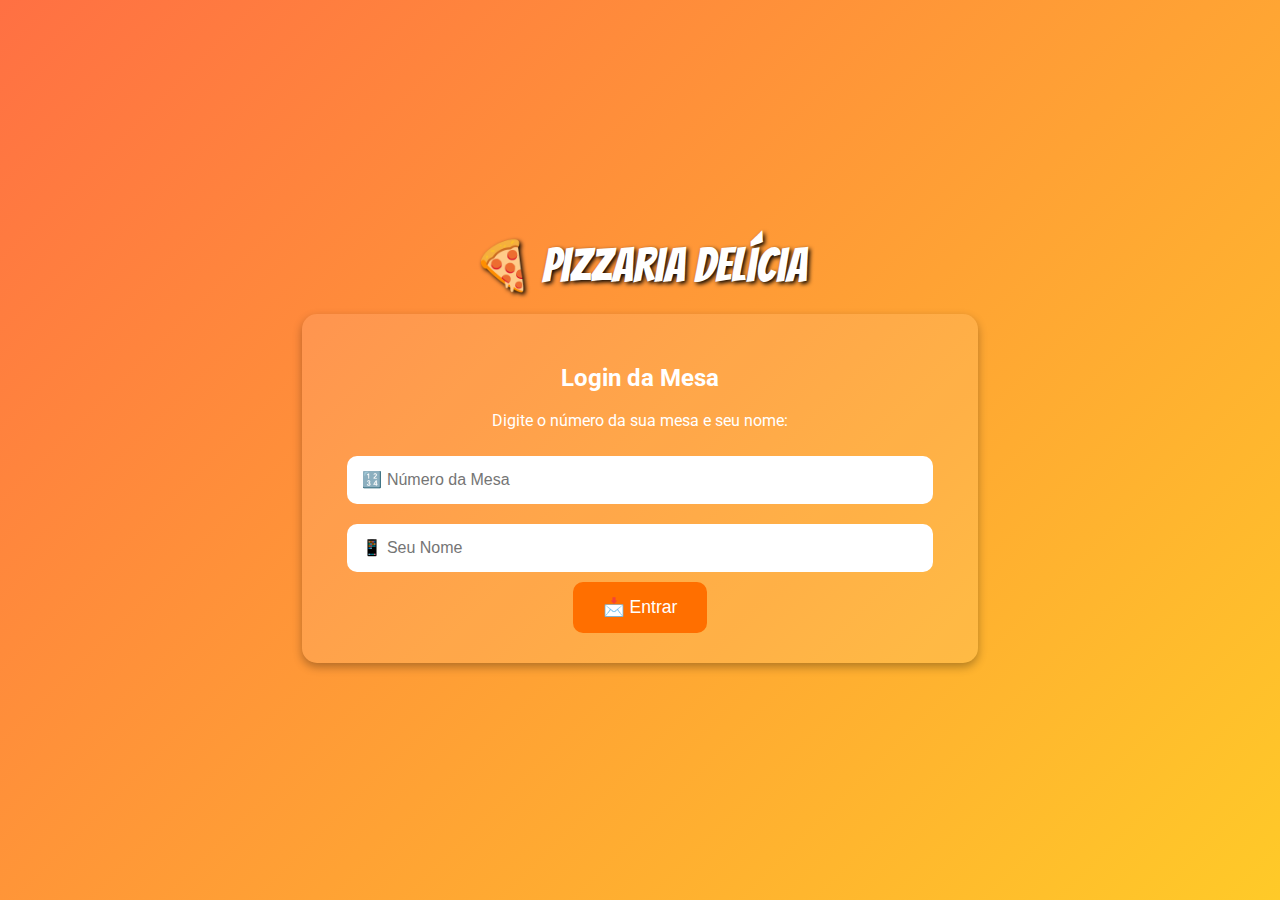
<file: index.html>
<!DOCTYPE html>
<html lang="pt-BR">
<head>
  <meta charset="UTF-8" />
  <title>Login | Pizzaria Delícia</title>
  <meta name="viewport" content="width=device-width, initial-scale=1.0" />
  <link href="https://fonts.googleapis.com/css2?family=Bangers&family=Roboto:wght@400;700&display=swap" rel="stylesheet" />
  <style>
    body {
      margin: 0;
      font-family: 'Roboto', sans-serif;
      background: linear-gradient(135deg, #ff7043, #ffca28);
      color: #fff;
      display: flex;
      flex-direction: column;
      align-items: center;
      justify-content: center;
      height: 100vh;
    }
    header {
      font-family: 'Bangers', cursive;
      font-size: 3em;
      margin-bottom: 20px;
      text-shadow: 2px 2px 4px #000;
    }
    form {
      background-color: rgba(255, 255, 255, 0.1);
      padding: 30px;
      border-radius: 15px;
      text-align: center;
      box-shadow: 0 4px 10px rgba(0,0,0,0.3);
    }
    input {
      width: 90%;
      padding: 15px;
      margin: 10px 0;
      border: none;
      border-radius: 10px;
      font-size: 1em;
    }
    button {
      background-color: #ff6f00;
      color: white;
      padding: 15px 30px;
      border: none;
      border-radius: 10px;
      font-size: 1.1em;
      cursor: pointer;
      transition: background-color 0.3s;
    }
    button:hover {
      background-color: #ffd54f;
    }
  </style>
</head>
<body>
  <header>🍕 Pizzaria Delícia</header>
  <form id="loginForm">
    <h2>Login da Mesa</h2>
    <p>Digite o número da sua mesa e seu nome:</p>
    <input type="number" id="mesa" placeholder="🔢 Número da Mesa" required />
    <input type="text" id="nome" placeholder="📱 Seu Nome" required />
    <button type="submit">📩 Entrar</button>
  </form>

  <script>
    document.getElementById('loginForm').addEventListener('submit', function (e) {
      e.preventDefault();
      const mesa = document.getElementById('mesa').value.trim();
      const nome = document.getElementById('nome').value.trim();

      if (mesa && nome) {
        alert(`Bem-vindo, ${nome}! Seu pedido será entregue na mesa ${mesa}.`);
        // Armazenar dados no localStorage (opcional)
        localStorage.setItem('nomeCliente', nome);
        localStorage.setItem('mesaCliente', mesa);
        window.location.href = 'home.html';
      } else {
        alert('Por favor, preencha todos os campos.');
      }
    });
  </script>
</body>
</html>
</file>
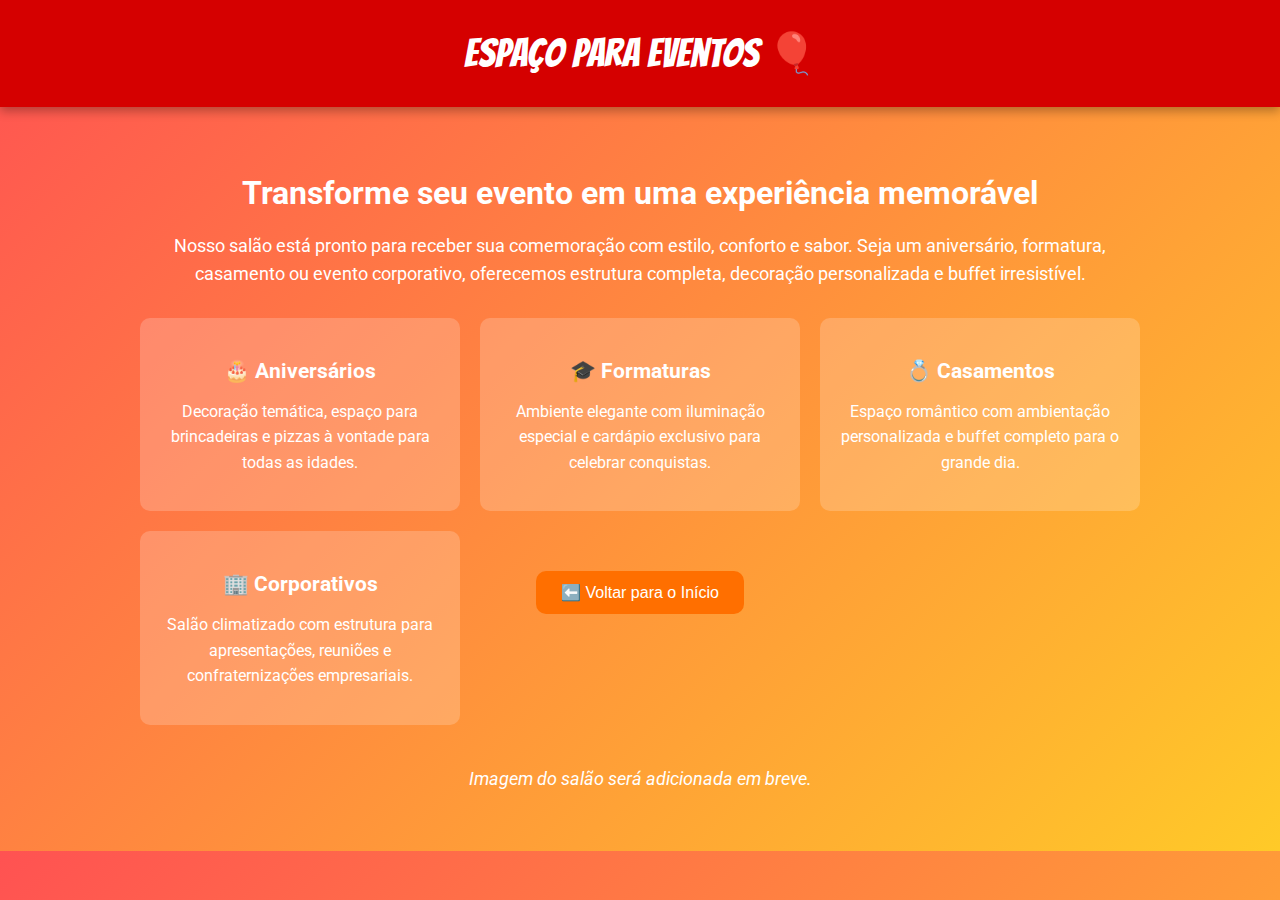
<file: eventos.html>
<!DOCTYPE html>
<html lang="pt-BR">
<head>
  <meta charset="UTF-8">
  <title>Locação para Eventos | Pizzaria Delícia</title>
  <meta name="viewport" content="width=device-width, initial-scale=1.0">
  <link href="https://fonts.googleapis.com/css2?family=Bangers&family=Roboto:wght@400;700&display=swap" rel="stylesheet">
  <style>
    body {
      margin: 0;
      font-family: 'Roboto', sans-serif;
      background: linear-gradient(135deg, #ff5252, #ffca28);
      color: #fff;
    }
    header {
      background-color: #d50000;
      padding: 30px;
      text-align: center;
      font-family: 'Bangers', cursive;
      font-size: 2.5em;
      color: #fff;
      box-shadow: 0 4px 10px rgba(0,0,0,0.3);
    }
    main {
      padding: 40px;
      max-width: 1000px;
      margin: auto;
      text-align: center;
    }
    h2 {
      font-size: 2em;
      margin-bottom: 20px;
    }
    p {
      font-size: 1.1em;
      line-height: 1.6;
    }
    .espacos {
      margin-top: 30px;
      display: grid;
      grid-template-columns: repeat(auto-fit, minmax(250px, 1fr));
      gap: 20px;
    }
    .espaco {
      background-color: rgba(255,255,255,0.2);
      padding: 20px;
      border-radius: 10px;
      transition: transform 0.3s;
    }
    .espaco:hover {
      transform: scale(1.05);
      background-color: rgba(255,255,255,0.3);
    }
    .espaco h3 {
      margin-bottom: 10px;
      font-size: 1.3em;
      color: #fff;
    }
    .espaco p {
      font-size: 1em;
      color: #fff;
    }
  </style>
</head>
<body>
  <header>Espaço para Eventos 🎈</header>
  <main>
    <h2>Transforme seu evento em uma experiência memorável</h2>
    <p>Nosso salão está pronto para receber sua comemoração com estilo, conforto e sabor. Seja um aniversário, formatura, casamento ou evento corporativo, oferecemos estrutura completa, decoração personalizada e buffet irresistível.</p>


    <div class="espacos">
      <div class="espaco">
        <h3>🎂 Aniversários</h3>
        <p>Decoração temática, espaço para brincadeiras e pizzas à vontade para todas as idades.</p>
      </div>
      <div class="espaco">
        <h3>🎓 Formaturas</h3>
        <p>Ambiente elegante com iluminação especial e cardápio exclusivo para celebrar conquistas.</p>
      </div>
      <div class="espaco">
        <h3>💍 Casamentos</h3>
        <p>Espaço romântico com ambientação personalizada e buffet completo para o grande dia.</p>
      </div>
      <div class="espaco">
        <h3>🏢 Corporativos</h3>
        <p>Salão climatizado com estrutura para apresentações, reuniões e confraternizações empresariais.</p>
      </div>
      <!-- Adicione o botão após a <div class="espacos"> -->
<div style="margin-top: 40px;">
  <a href="home.html">
    <button style="background-color:#ff6f00;color:white;padding:12px 25px;border:none;border-radius:10px;font-size:1em;cursor:pointer;transition:background-color 0.3s;" onmouseover="this.style.backgroundColor='#ffd54f'" onmouseout="this.style.backgroundColor='#ff6f00'">
      ⬅️ Voltar para o Início
    </button>
  </a>
</div>

    </div>

    <p style="margin-top: 40px;"><em>Imagem do salão será adicionada em breve.</em></p>
  </main>
</body>
</html>
</file>
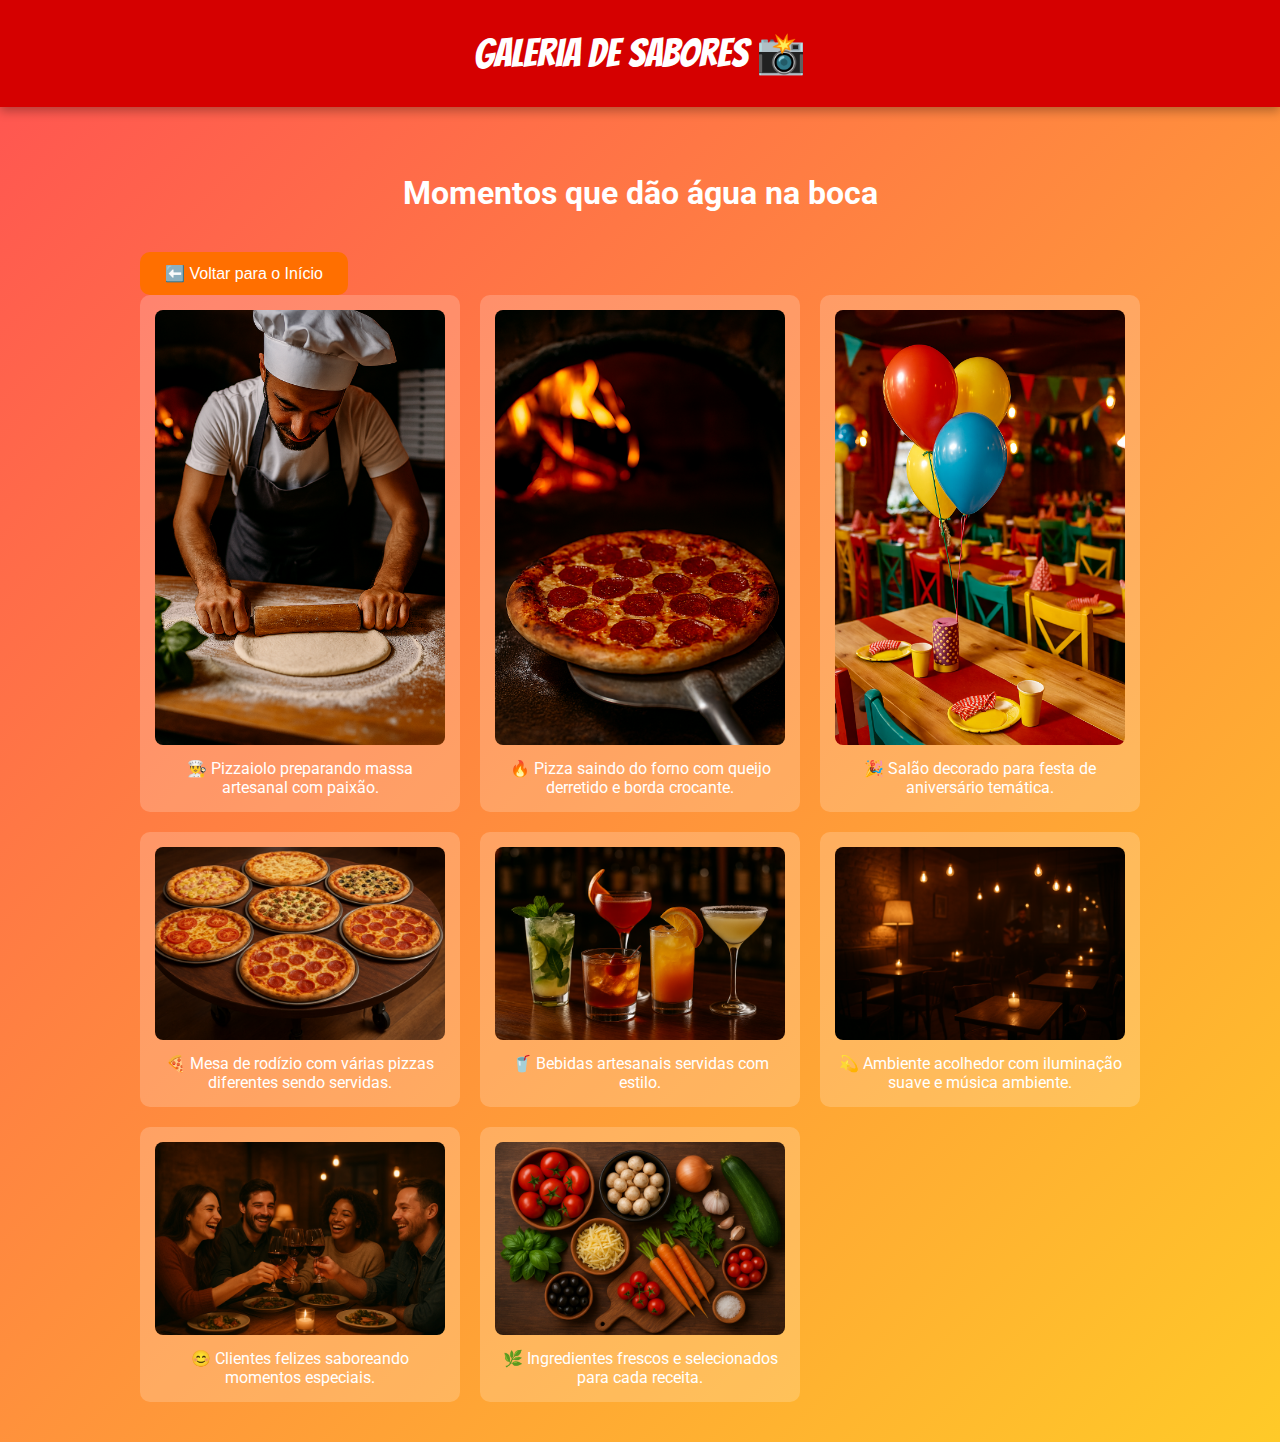
<file: galeria.html>
<!DOCTYPE html>
<html lang="pt-BR">
<head>
  <meta charset="UTF-8">
  <title>Galeria | Pizzaria Delícia</title>
  <meta name="viewport" content="width=device-width, initial-scale=1.0">
  <link href="https://fonts.googleapis.com/css2?family=Bangers&family=Roboto:wght@400;700&display=swap" rel="stylesheet">
  <style>
    body {
      margin: 0;
      font-family: 'Roboto', sans-serif;
      background: linear-gradient(135deg, #ff5252, #ffca28);
      color: #fff;
    }
    header {
      background-color: #d50000;
      padding: 30px;
      text-align: center;
      font-family: 'Bangers', cursive;
      font-size: 2.5em;
      color: #fff;
      box-shadow: 0 4px 10px rgba(0,0,0,0.3);
    }
    main {
      padding: 40px;
      max-width: 1000px;
      margin: auto;
    }
    h2 {
      text-align: center;
      font-size: 2em;
      margin-bottom: 30px;
    }
    .galeria {
      display: grid;
      grid-template-columns: repeat(auto-fit, minmax(250px, 1fr));
      gap: 20px;
    }
    .foto {
      background-color: rgba(255,255,255,0.2);
      padding: 15px;
      border-radius: 10px;
      transition: transform 0.3s;
      text-align: center;
    }
    .foto:hover {
      transform: scale(1.05);
      background-color: rgba(255,255,255,0.3);
    }
    .foto img {
      width: 100%;
      border-radius: 8px;
      margin-bottom: 10px;
    }
    .descricao {
      font-size: 1em;
      color: #fff;
    }
  </style>
</head>
<body>
  <header>Galeria de Sabores 📸</header>
  <main>
    <h2>Momentos que dão água na boca</h2>
    <!-- Adicione o botão após a <div class="galeria"> -->
<div style="margin-top: 40px;">
  <a href="home.html">
    <button style="background-color:#ff6f00;color:white;padding:12px 25px;border:none;border-radius:10px;font-size:1em;cursor:pointer;transition:background-color 0.3s;" onmouseover="this.style.backgroundColor='#ffd54f'" onmouseout="this.style.backgroundColor='#ff6f00'">
      ⬅️ Voltar para o Início
    </button>
  </a>
</div>

    <div class="galeria">
      <div class="foto">
        <img src="pizzaiolo.png" alt="Pizzaiolo preparando massa artesanal">
        <div class="descricao">👨‍🍳 Pizzaiolo preparando massa artesanal com paixão.</div>
      </div>
      <div class="foto">
        <img src="pizza.forno.png" alt="Pizza saindo do forno">
        <div class="descricao">🔥 Pizza saindo do forno com queijo derretido e borda crocante.</div>
      </div>
      <div class="foto">
        <img src="festa.png" alt="Salão decorado para festa">
        <div class="descricao">🎉 Salão decorado para festa de aniversário temática.</div>
      </div>
      <div class="foto">
        <img src="pizzas.png" alt="Mesa de rodízio">
        <div class="descricao">🍕 Mesa de rodízio com várias pizzas diferentes sendo servidas.</div>
      </div>
      <div class="foto">
        <img src="bebidas.png" alt="Bebidas artesanais">
        <div class="descricao">🥤 Bebidas artesanais servidas com estilo.</div>
      </div>
      <div class="foto">
        <img src="salao.png" alt="Ambiente acolhedor">
        <div class="descricao">💫 Ambiente acolhedor com iluminação suave e música ambiente.</div>
      </div>
      <div class="foto">
        <img src="familia.png" alt="Clientes felizes">
        <div class="descricao">😊 Clientes felizes saboreando momentos especiais.</div>
      </div>
      <div class="foto">
        <img src="igredientes.png" alt="Ingredientes frescos">
        <div class="descricao">🌿 Ingredientes frescos e selecionados para cada receita.</div>
      </div>
      
    </div>
  </main>
</body>
</html>
</file>
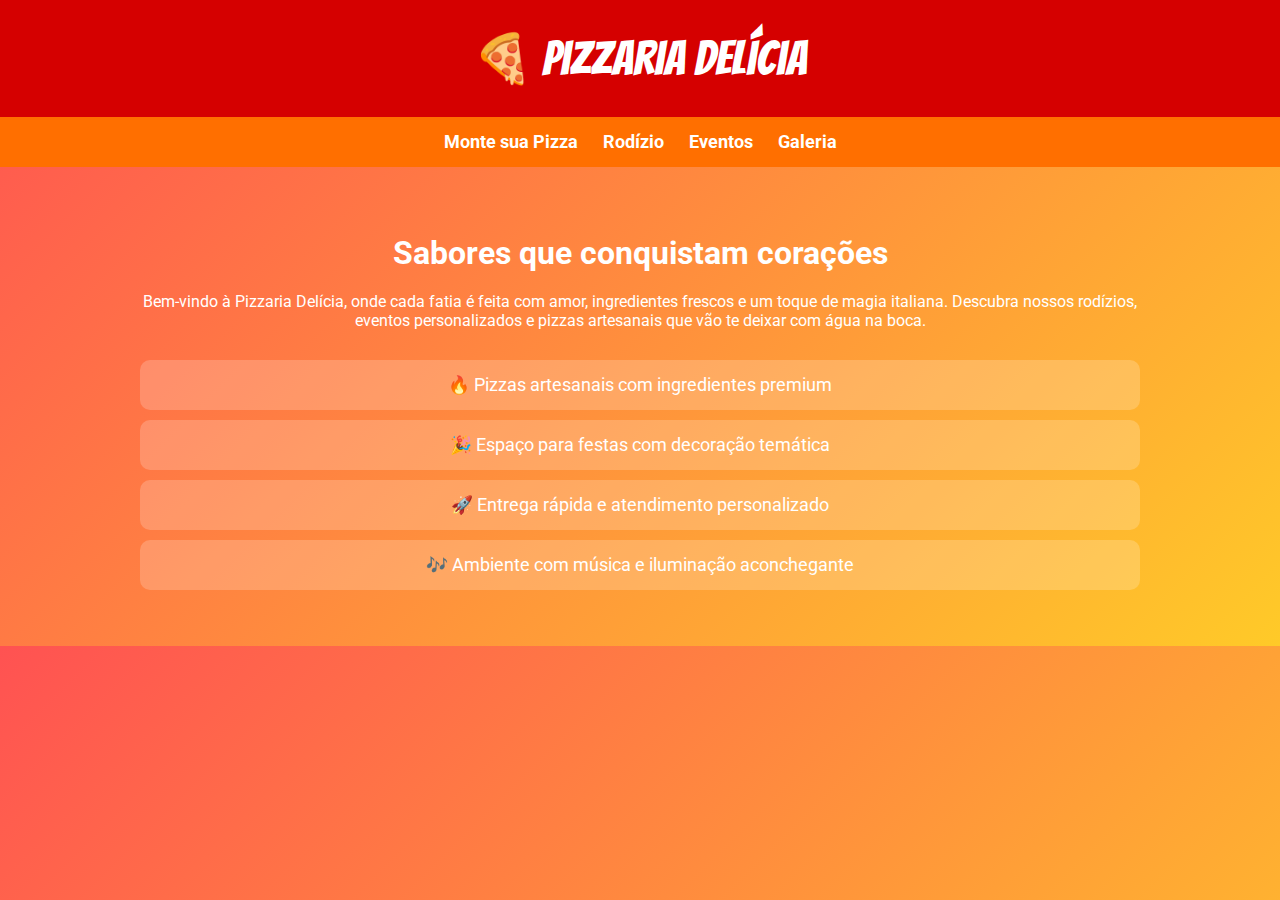
<file: home.html>
<!DOCTYPE html>
<html lang="pt-BR">
<head>
  <meta charset="UTF-8">
  <title>Pizzaria Delícia | Bem-vindo</title>
  <meta name="viewport" content="width=device-width, initial-scale=1.0">
  <link href="https://fonts.googleapis.com/css2?family=Bangers&family=Roboto:wght@400;700&display=swap" rel="stylesheet">
  <style>
    body {
      margin: 0;
      font-family: 'Roboto', sans-serif;
      background: linear-gradient(135deg, #ff5252, #ffca28);
      color: #fff;
    }
    header {
      background-color: #d50000;
      padding: 30px;
      text-align: center;
      font-family: 'Bangers', cursive;
      font-size: 3em;
      color: #fff;
      box-shadow: 0 4px 10px rgba(0,0,0,0.3);
    }
    nav {
      display: flex;
      justify-content: center;
      gap: 25px;
      background-color: #ff6f00;
      padding: 15px;
      font-weight: bold;
    }
    nav a {
      color: white;
      text-decoration: none;
      font-size: 1.1em;
      transition: color 0.3s;
    }
    nav a:hover {
      color: #ffd54f;
    }
    main {
      padding: 40px;
      max-width: 1000px;
      margin: auto;
      text-align: center;
    }
    h2 {
      font-size: 2em;
      margin-bottom: 20px;
    }
    ul {
      list-style: none;
      padding: 0;
      margin-top: 30px;
    }
    li {
      background-color: rgba(255,255,255,0.2);
      margin: 10px 0;
      padding: 15px;
      border-radius: 10px;
      font-size: 1.1em;
      transition: transform 0.3s;
    }
    li:hover {
      transform: scale(1.05);
      background-color: rgba(255,255,255,0.3);
    }
  </style>
</head>
<body>
  <header>🍕 Pizzaria Delícia</header>
  <nav>
    <a href="pedidos.html">Monte sua Pizza</a>
    <a href="rodizios.html">Rodízio</a>
    <a href="eventos.html">Eventos</a>
    <a href="galeria.html">Galeria</a>
  </nav>
  <main>
    <h2>Sabores que conquistam corações</h2>
    <p>Bem-vindo à Pizzaria Delícia, onde cada fatia é feita com amor, ingredientes frescos e um toque de magia italiana. Descubra nossos rodízios, eventos personalizados e pizzas artesanais que vão te deixar com água na boca.</p>
    <ul>
      <li>🔥 Pizzas artesanais com ingredientes premium</li>
      <li>🎉 Espaço para festas com decoração temática</li>
      <li>🚀 Entrega rápida e atendimento personalizado</li>
      <li>🎶 Ambiente com música e iluminação aconchegante</li>
    </ul>
  </main>
</body>
</html>
</file>
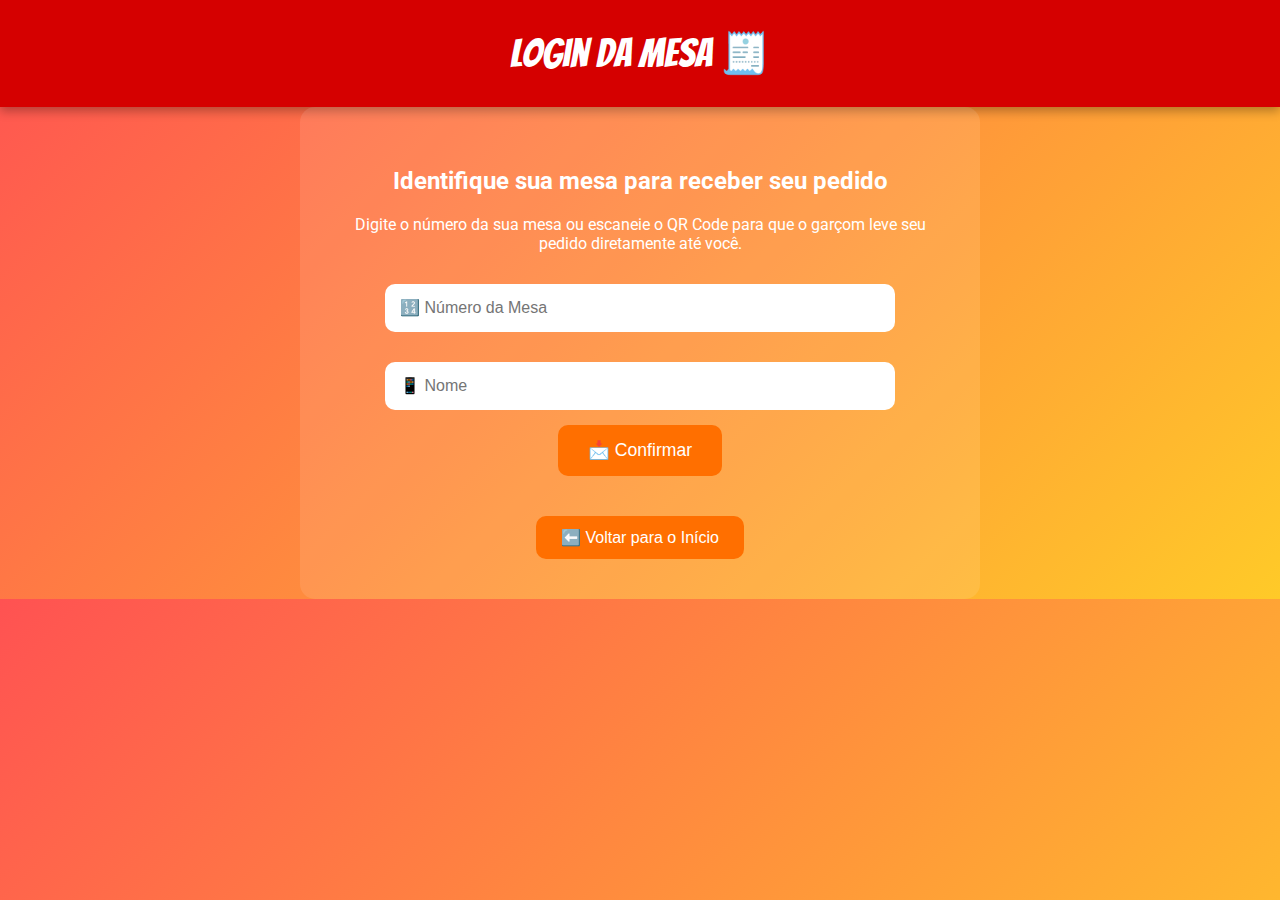
<file: login.html>
<!DOCTYPE html>
<html lang="pt-BR">
<head>
  <meta charset="UTF-8">
  <title>Login da Mesa | Pizzaria Delícia</title>
  <meta name="viewport" content="width=device-width, initial-scale=1.0">
  <link href="https://fonts.googleapis.com/css2?family=Bangers&family=Roboto:wght@400;700&display=swap" rel="stylesheet">
  <style>
    body {
      margin: 0;
      font-family: 'Roboto', sans-serif;
      background: linear-gradient(135deg, #ff5252, #ffca28);
      color: #fff;
    }
    header {
      background-color: #d50000;
      padding: 30px;
      text-align: center;
      font-family: 'Bangers', cursive;
      font-size: 2.5em;
      color: #fff;
      box-shadow: 0 4px 10px rgba(0,0,0,0.3);
    }
    main {
      padding: 40px;
      max-width: 600px;
      margin: auto;
      background-color: rgba(255,255,255,0.1);
      border-radius: 15px;
      text-align: center;
    }
    input {
      width: 80%;
      padding: 15px;
      margin: 15px 0;
      border: none;
      border-radius: 10px;
      font-size: 1em;
    }
    button {
      background-color: #ff6f00;
      color: white;
      padding: 15px 30px;
      border: none;
      border-radius: 10px;
      font-size: 1.1em;
      cursor: pointer;
      transition: background-color 0.3s;
    }
    button:hover {
      background-color: #ffd54f;
    }
  </style>
</head>
<body>
  <header>Login da Mesa 🧾</header>
  <main>
    <h2>Identifique sua mesa para receber seu pedido</h2>
    <p>Digite o número da sua mesa ou escaneie o QR Code para que o garçom leve seu pedido diretamente até você.</p>
    <form>
      <input type="number" placeholder="🔢 Número da Mesa" required />
      <input type="text" placeholder="📱 Nome " required />
      <button type="submit">📩 Confirmar</button>

      <!-- Conteúdo igual ao anterior, com botão ao final -->
<!-- Adicione dentro do <main> após o <form>: -->
<div style="margin-top: 40px;">
  <a href="index.html">
    <button style="background-color:#ff6f00;color:white;padding:12px 25px;border:none;border-radius:10px;font-size:1em;cursor:pointer;transition:background-color 0.3s;" onmouseover="this.style.backgroundColor='#ffd54f'" onmouseout="this.style.backgroundColor='#ff6f00'">
      ⬅️ Voltar para o Início
    </button>
  </a>
</div>

    </form>
  </main>
</body>
</html>
</file>
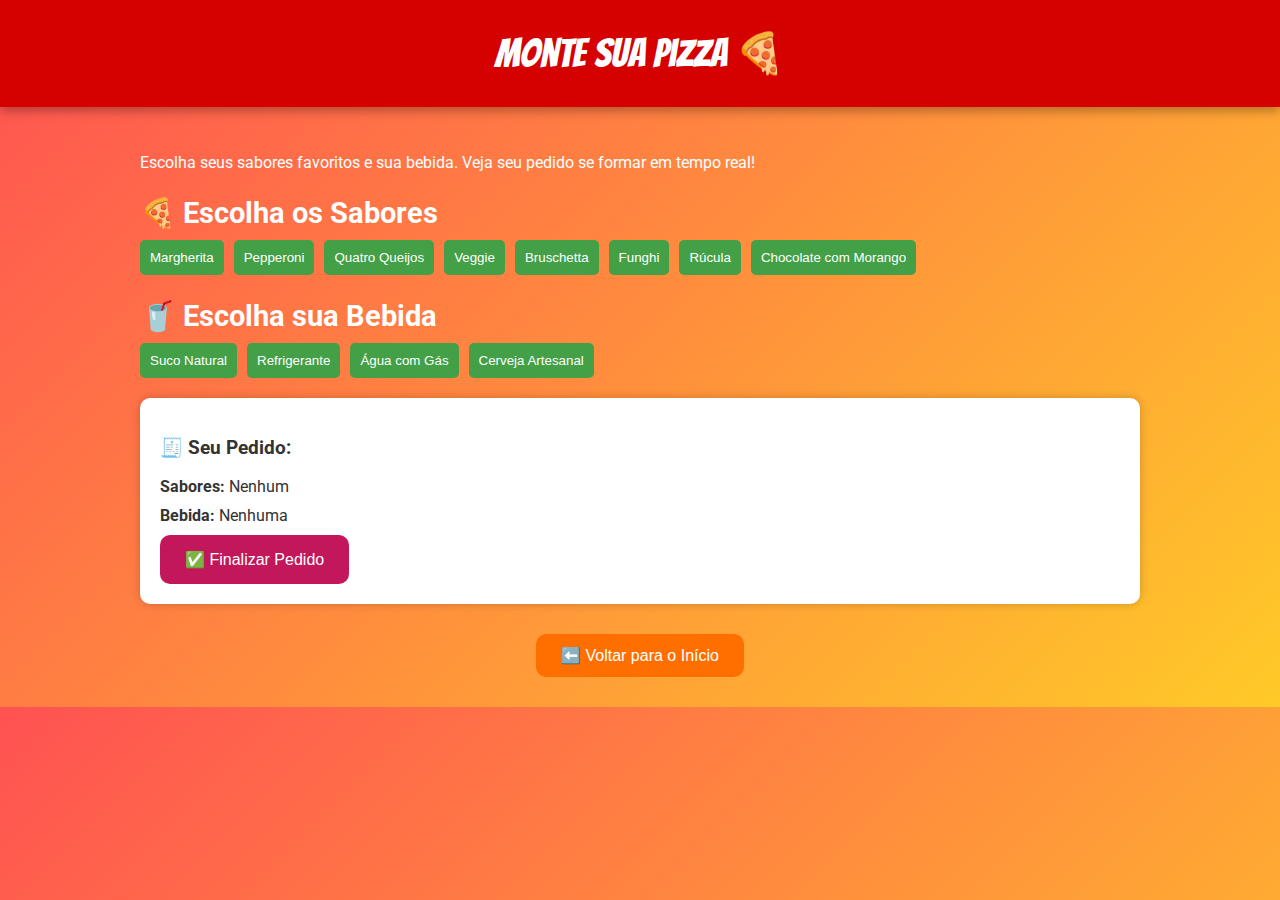
<file: pedidos.html>
<!DOCTYPE html>
<html lang="pt-BR">
<head>
  <meta charset="UTF-8">
  <title>Monte sua Pizza | Pizzaria Delícia</title>
  <meta name="viewport" content="width=device-width, initial-scale=1.0">
  <link href="https://fonts.googleapis.com/css2?family=Bangers&family=Roboto:wght@400;700&display=swap" rel="stylesheet">
  <style>
    body {
      margin: 0;
      font-family: 'Roboto', sans-serif;
      background: linear-gradient(135deg, #ff5252, #ffca28);
      color: #fff;
    }
    header {
      background-color: #d50000;
      padding: 30px;
      text-align: center;
      font-family: 'Bangers', cursive;
      font-size: 2.5em;
      color: #fff;
      box-shadow: 0 4px 10px rgba(0,0,0,0.3);
    }
    main {
      padding: 30px;
      max-width: 1000px;
      margin: auto;
    }
    h2 {
      font-size: 1.8em;
      margin-bottom: 10px;
    }
    .sabores, .bebidas {
      display: flex;
      flex-wrap: wrap;
      gap: 10px;
      margin-bottom: 20px;
    }
    .sabores button, .bebidas button {
      padding: 10px;
      background-color: #43a047;
      color: white;
      border: none;
      border-radius: 5px;
      cursor: pointer;
      transition: transform 0.2s, background-color 0.3s;
    }
    .sabores button:hover, .bebidas button:hover {
      background-color: #66bb6a;
      transform: scale(1.05);
    }
    .pedido-final {
      background-color: #fff;
      color: #333;
      padding: 20px;
      border-radius: 10px;
      box-shadow: 0 0 10px rgba(0,0,0,0.2);
    }
    .pedido-final p {
      margin: 10px 0;
    }
    .finalizar {
      background-color: #c2185b;
      color: white;
      padding: 15px 25px;
      border: none;
      border-radius: 10px;
      font-size: 1em;
      cursor: pointer;
      transition: background-color 0.3s;
    }
    .finalizar:hover {
      background-color: #e91e63;
    }
    .voltar {
      margin-top: 30px;
      text-align: center;
    }
    .voltar button {
      background-color: #ff6f00;
      color: white;
      padding: 12px 25px;
      border: none;
      border-radius: 10px;
      font-size: 1em;
      cursor: pointer;
      transition: background-color 0.3s;
    }
    .voltar button:hover {
      background-color: #ffd54f;
    }
  </style>
</head>
<body>
  <header>Monte sua Pizza 🍕</header>
  <main>
    <p>Escolha seus sabores favoritos e sua bebida. Veja seu pedido se formar em tempo real!</p>

    <h2>🍕 Escolha os Sabores</h2>
    <div class="sabores">
      <button onclick="adicionarSabor('Margherita')">Margherita</button>
      <button onclick="adicionarSabor('Pepperoni')">Pepperoni</button>
      <button onclick="adicionarSabor('Quatro Queijos')">Quatro Queijos</button>
      <button onclick="adicionarSabor('Veggie')">Veggie</button>
      <button onclick="adicionarSabor('Bruschetta')">Bruschetta</button>
      <button onclick="adicionarSabor('Funghi')">Funghi</button>
      <button onclick="adicionarSabor('Rúcula')">Rúcula</button>
      <button onclick="adicionarSabor('Chocolate com Morango')">Chocolate com Morango</button>
    </div>

    <h2>🥤 Escolha sua Bebida</h2>
    <div class="bebidas">
      <button onclick="selecionarBebida('Suco Natural')">Suco Natural</button>
      <button onclick="selecionarBebida('Refrigerante')">Refrigerante</button>
      <button onclick="selecionarBebida('Água com Gás')">Água com Gás</button>
      <button onclick="selecionarBebida('Cerveja Artesanal')">Cerveja Artesanal</button>
    </div>

    <div class="pedido-final">
      <h3>🧾 Seu Pedido:</h3>
      <p><strong>Sabores:</strong> <span id="saboresSelecionados">Nenhum</span></p>
      <p><strong>Bebida:</strong> <span id="bebidaSelecionada">Nenhuma</span></p>
      <button class="finalizar" onclick="finalizarPedido()">✅ Finalizar Pedido</button>
    </div>

    <div class="voltar">
      <a href="home.html">
        <button>⬅️ Voltar para o Início</button>
      </a>
    </div>
  </main>

  <script>
    const sabores = [];
    let bebida = "";

    function adicionarSabor(sabor) {
      if (!sabores.includes(sabor)) {
        sabores.push(sabor);
        atualizarSabores();
      }
    }

    function selecionarBebida(bebidaEscolhida) {
      bebida = bebidaEscolhida;
      document.getElementById("bebidaSelecionada").textContent = bebida;
    }

    function atualizarSabores() {
      document.getElementById("saboresSelecionados").textContent = sabores.join(", ");
    }

    function finalizarPedido() {
      if (sabores.length === 0 || bebida === "") {
        alert("Por favor, escolha pelo menos um sabor e uma bebida.");
      } else {
        alert("Pedido confirmado! 🍕\nSabores: " + sabores.join(", ") + "\nBebida: " + bebida);
      }
    }
  </script>
</body>
</html>
</file>
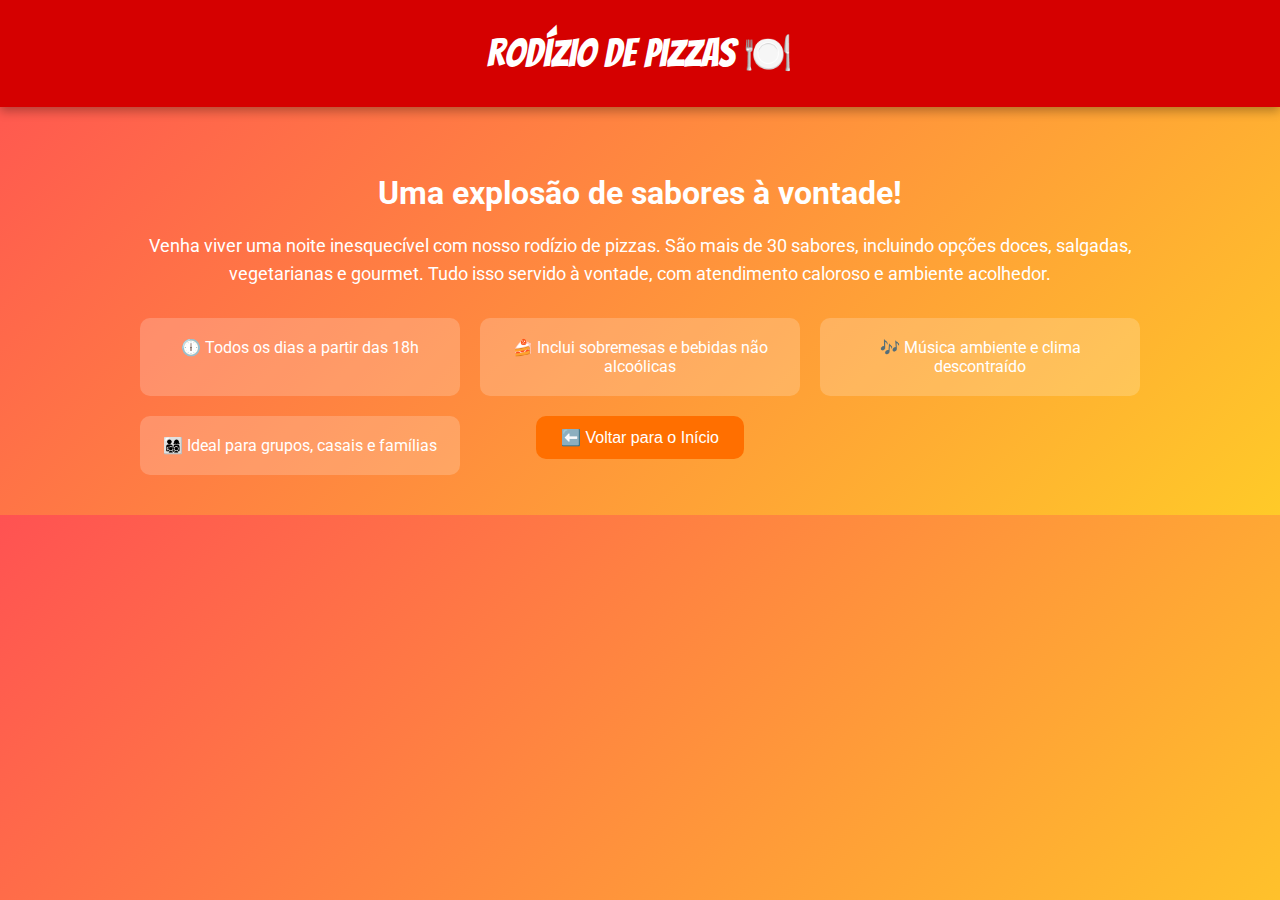
<file: rodizios.html>
<!DOCTYPE html>
<html lang="pt-BR">
<head>
  <meta charset="UTF-8">
  <title>Rodízio de Pizzas | Pizzaria Delícia</title>
  <meta name="viewport" content="width=device-width, initial-scale=1.0">
  <link href="https://fonts.googleapis.com/css2?family=Bangers&family=Roboto:wght@400;700&display=swap" rel="stylesheet">
  <style>
    body {
      margin: 0;
      font-family: 'Roboto', sans-serif;
      background: linear-gradient(135deg, #ff5252, #ffca28);
      color: #fff;
    }
    header {
      background-color: #d50000;
      padding: 30px;
      text-align: center;
      font-family: 'Bangers', cursive;
      font-size: 2.5em;
      color: #fff;
      box-shadow: 0 4px 10px rgba(0,0,0,0.3);
    }
    main {
      padding: 40px;
      max-width: 1000px;
      margin: auto;
      text-align: center;
    }
    h2 {
      font-size: 2em;
      margin-bottom: 20px;
    }
    p {
      font-size: 1.1em;
      line-height: 1.6;
    }
    .beneficios {
      margin-top: 30px;
      display: grid;
      grid-template-columns: repeat(auto-fit, minmax(250px, 1fr));
      gap: 20px;
    }
    .item {
      background-color: rgba(255,255,255,0.2);
      padding: 20px;
      border-radius: 10px;
      transition: transform 0.3s;
    }
    .item:hover {
      transform: scale(1.05);
      background-color: rgba(255,255,255,0.3);
    }
  </style>
</head>
<body>
  <header>Rodízio de Pizzas 🍽️</header>
  <main>
    <h2>Uma explosão de sabores à vontade!</h2>
    <p>Venha viver uma noite inesquecível com nosso rodízio de pizzas. São mais de 30 sabores, incluindo opções doces, salgadas, vegetarianas e gourmet. Tudo isso servido à vontade, com atendimento caloroso e ambiente acolhedor.</p>

    <div class="beneficios">
      <div class="item">🕕 Todos os dias a partir das 18h</div>
      <div class="item">🍰 Inclui sobremesas e bebidas não alcoólicas</div>
      <div class="item">🎶 Música ambiente e clima descontraído</div>
      <div class="item">👨‍👩‍👧‍👦 Ideal para grupos, casais e famílias</div>
      <a href="home.html">
        <button style="background-color:#ff6f00;color:white;padding:12px 25px;border:none;border-radius:10px;font-size:1em;cursor:pointer;transition:background-color 0.3s;" onmouseover="this.style.backgroundColor='#ffd54f'" onmouseout="this.style.backgroundColor='#ff6f00'">
          ⬅️ Voltar para o Início
        </button>
      </a>
    </div>
  </main>
</body>
</html>
</file>
